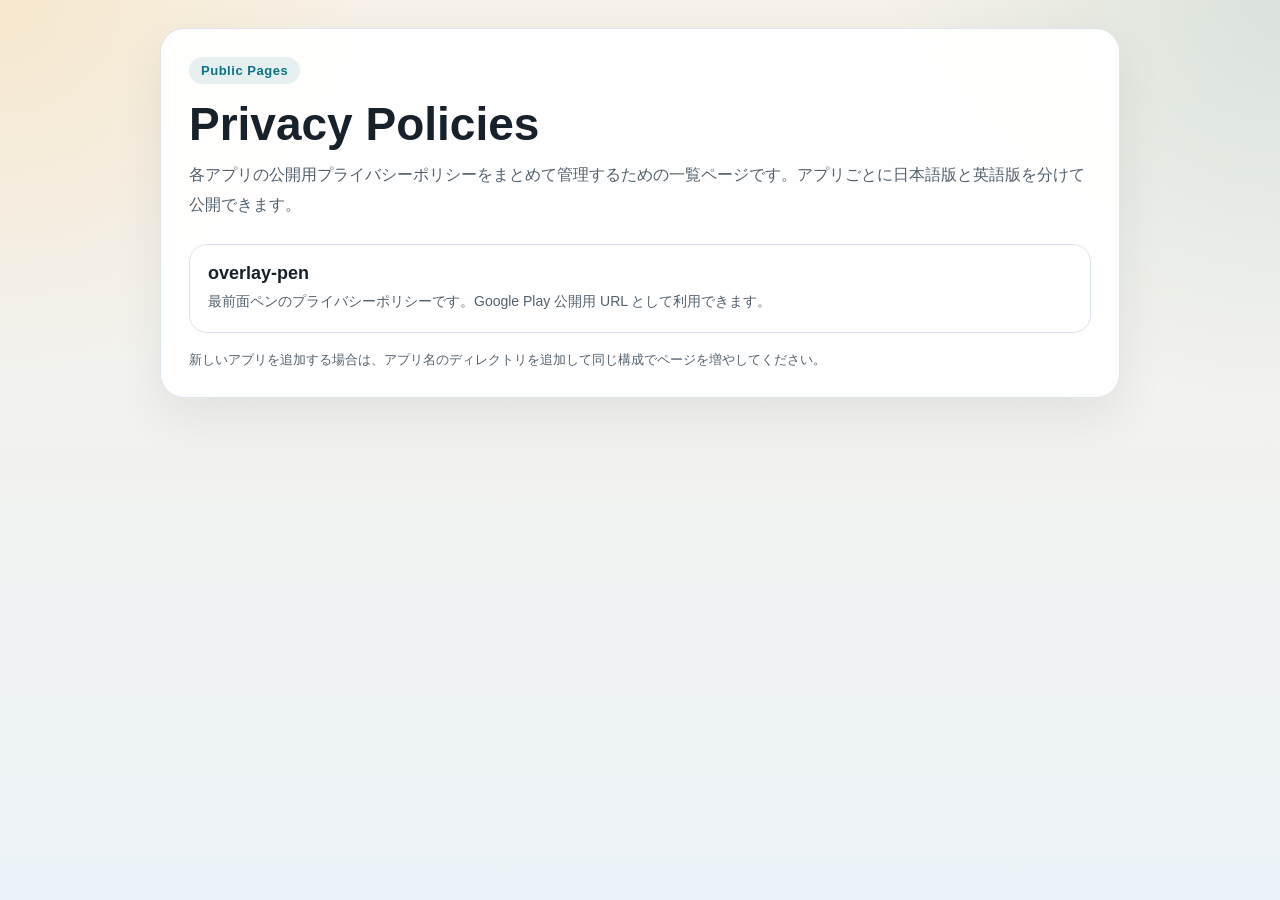
<file: index.html>
<!doctype html>
<html lang="ja">
<head>
  <meta charset="utf-8">
  <meta name="viewport" content="width=device-width, initial-scale=1">
  <title>Privacy Policies</title>
  <meta name="description" content="公開用 Privacy Policy をまとめた一覧ページです。">
  <meta name="theme-color" content="#0b7285">
  <link rel="stylesheet" href="./assets/site.css">
</head>
<body>
  <main>
    <section class="panel">
      <div class="eyebrow">Public Pages</div>
      <h1>Privacy Policies</h1>
      <p class="lead">各アプリの公開用プライバシーポリシーをまとめて管理するための一覧ページです。アプリごとに日本語版と英語版を分けて公開できます。</p>

      <div class="cards">
        <a class="card" href="./overlay-pen/">
          <strong>overlay-pen</strong>
          <span>最前面ペンのプライバシーポリシーです。Google Play 公開用 URL として利用できます。</span>
        </a>
      </div>

      <div class="meta">新しいアプリを追加する場合は、アプリ名のディレクトリを追加して同じ構成でページを増やしてください。</div>
    </section>
  </main>
</body>
</html>
</file>
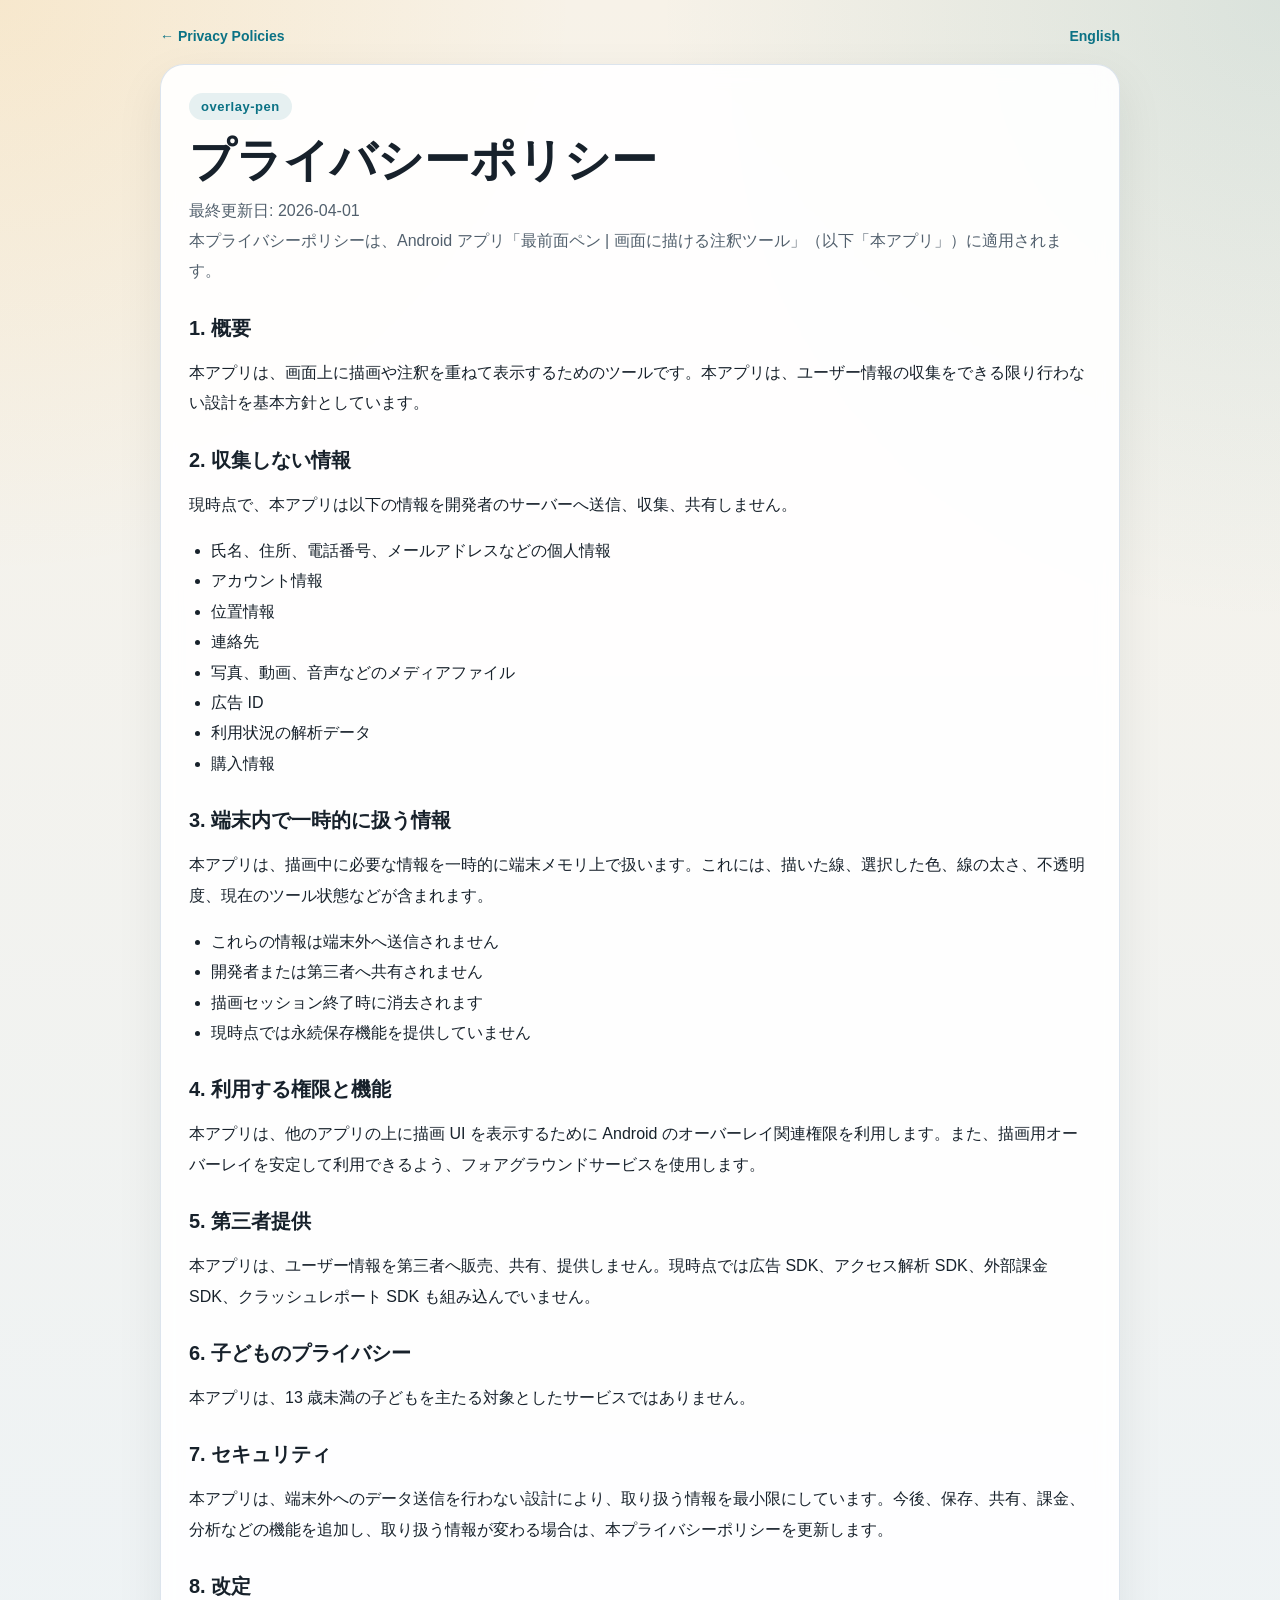
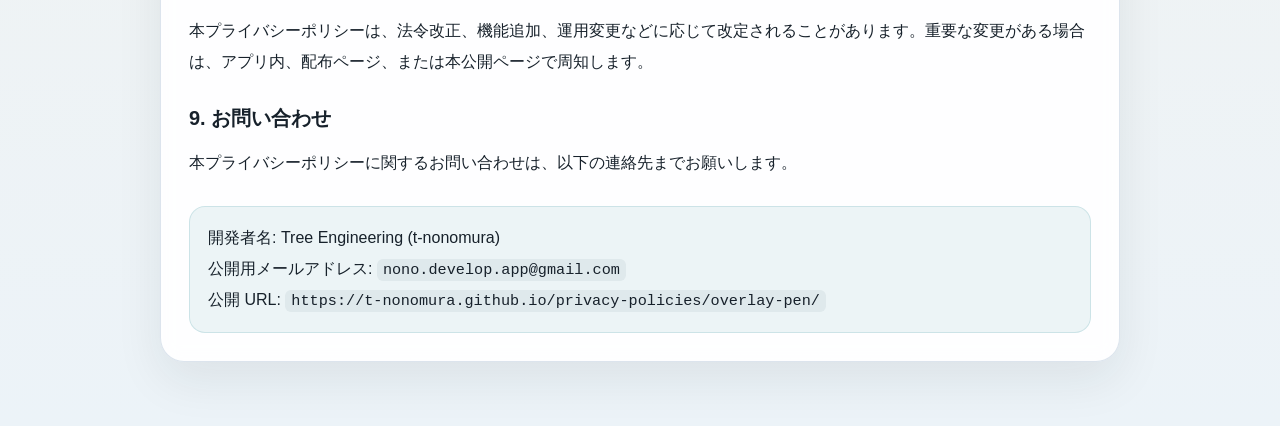
<file: overlay-pen/index.html>
<!doctype html>
<html lang="ja">
<head>
  <meta charset="utf-8">
  <meta name="viewport" content="width=device-width, initial-scale=1">
  <title>プライバシーポリシー | 最前面ペン</title>
  <meta name="description" content="最前面ペンのプライバシーポリシーです。">
  <meta name="theme-color" content="#0b7285">
  <link rel="stylesheet" href="../assets/site.css">
  <link rel="alternate" hreflang="ja" href="./">
  <link rel="alternate" hreflang="en" href="./en/">
</head>
<body>
  <main>
    <div class="topbar">
      <a href="../">← Privacy Policies</a>
      <a href="./en/">English</a>
    </div>

    <section class="panel">
      <div class="eyebrow">overlay-pen</div>
      <h1>プライバシーポリシー</h1>
      <p class="lead">最終更新日: 2026-04-01<br>本プライバシーポリシーは、Android アプリ「最前面ペン | 画面に描ける注釈ツール」（以下「本アプリ」）に適用されます。</p>

      <h2>1. 概要</h2>
      <p>本アプリは、画面上に描画や注釈を重ねて表示するためのツールです。本アプリは、ユーザー情報の収集をできる限り行わない設計を基本方針としています。</p>

      <h2>2. 収集しない情報</h2>
      <p>現時点で、本アプリは以下の情報を開発者のサーバーへ送信、収集、共有しません。</p>
      <ul>
        <li>氏名、住所、電話番号、メールアドレスなどの個人情報</li>
        <li>アカウント情報</li>
        <li>位置情報</li>
        <li>連絡先</li>
        <li>写真、動画、音声などのメディアファイル</li>
        <li>広告 ID</li>
        <li>利用状況の解析データ</li>
        <li>購入情報</li>
      </ul>

      <h2>3. 端末内で一時的に扱う情報</h2>
      <p>本アプリは、描画中に必要な情報を一時的に端末メモリ上で扱います。これには、描いた線、選択した色、線の太さ、不透明度、現在のツール状態などが含まれます。</p>
      <ul>
        <li>これらの情報は端末外へ送信されません</li>
        <li>開発者または第三者へ共有されません</li>
        <li>描画セッション終了時に消去されます</li>
        <li>現時点では永続保存機能を提供していません</li>
      </ul>

      <h2>4. 利用する権限と機能</h2>
      <p>本アプリは、他のアプリの上に描画 UI を表示するために Android のオーバーレイ関連権限を利用します。また、描画用オーバーレイを安定して利用できるよう、フォアグラウンドサービスを使用します。</p>

      <h2>5. 第三者提供</h2>
      <p>本アプリは、ユーザー情報を第三者へ販売、共有、提供しません。現時点では広告 SDK、アクセス解析 SDK、外部課金 SDK、クラッシュレポート SDK も組み込んでいません。</p>

      <h2>6. 子どものプライバシー</h2>
      <p>本アプリは、13 歳未満の子どもを主たる対象としたサービスではありません。</p>

      <h2>7. セキュリティ</h2>
      <p>本アプリは、端末外へのデータ送信を行わない設計により、取り扱う情報を最小限にしています。今後、保存、共有、課金、分析などの機能を追加し、取り扱う情報が変わる場合は、本プライバシーポリシーを更新します。</p>

      <h2>8. 改定</h2>
      <p>本プライバシーポリシーは、法令改正、機能追加、運用変更などに応じて改定されることがあります。重要な変更がある場合は、アプリ内、配布ページ、または本公開ページで周知します。</p>

      <h2>9. お問い合わせ</h2>
      <p>本プライバシーポリシーに関するお問い合わせは、以下の連絡先までお願いします。</p>

      <div class="contact-box">
        <p>開発者名: Tree Engineering (t-nonomura)</p>
        <p>公開用メールアドレス: <code>nono.develop.app@gmail.com</code></p>
        <p>公開 URL: <code>https://t-nonomura.github.io/privacy-policies/overlay-pen/</code></p>
      </div>
    </section>
  </main>
</body>
</html>
</file>
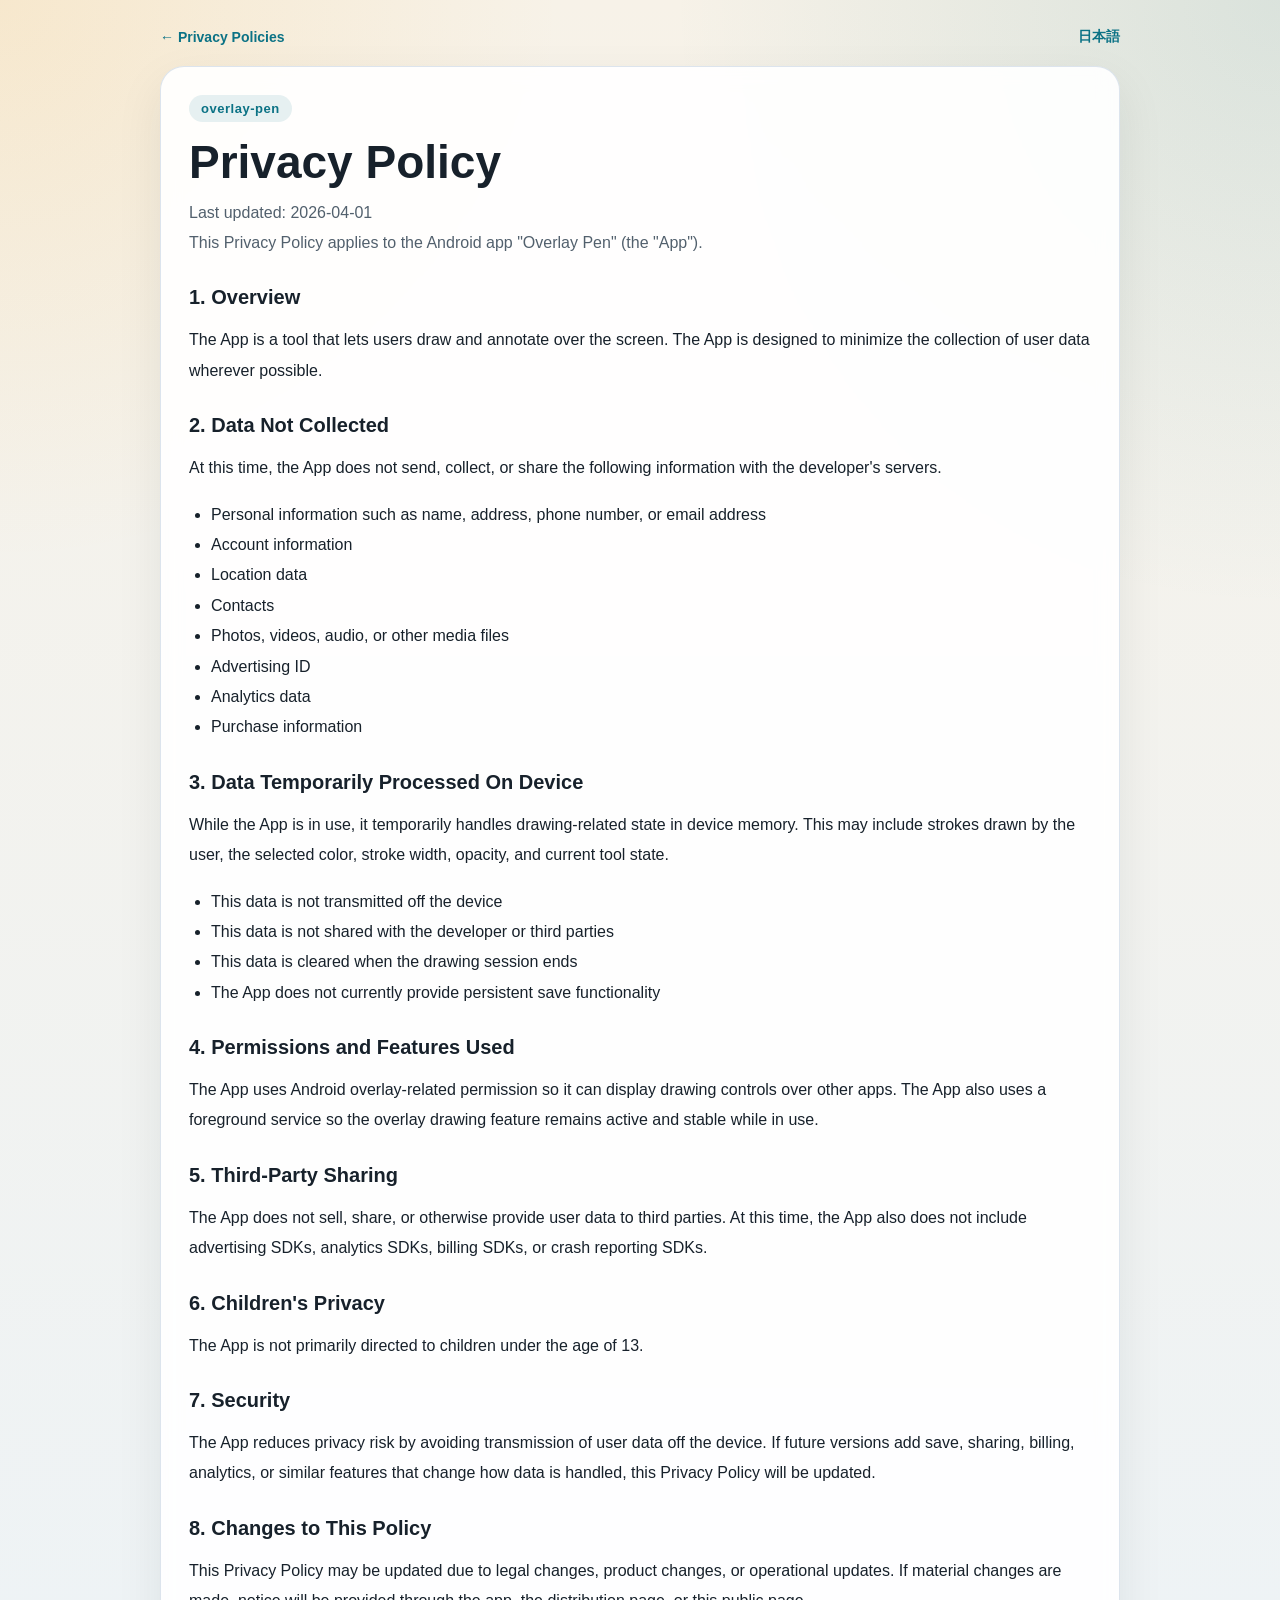
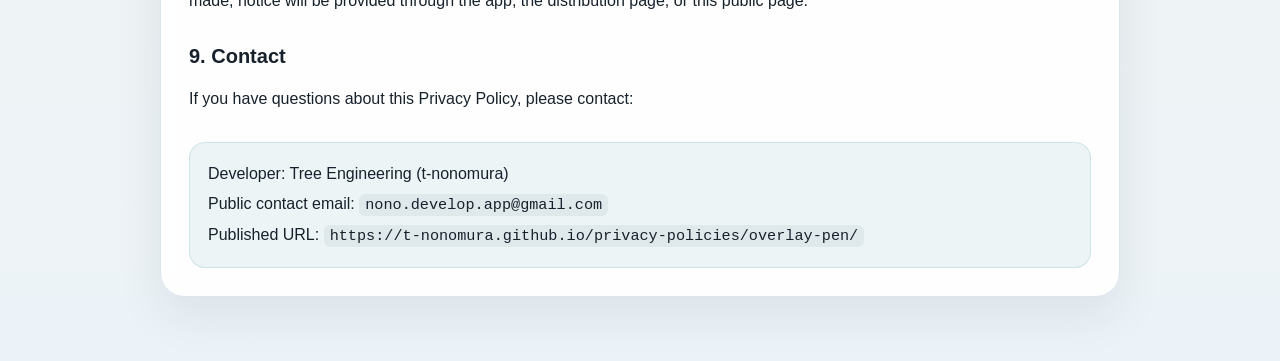
<file: overlay-pen/en/index.html>
<!doctype html>
<html lang="en">
<head>
  <meta charset="utf-8">
  <meta name="viewport" content="width=device-width, initial-scale=1">
  <title>Privacy Policy | Overlay Pen</title>
  <meta name="description" content="Public privacy policy page for Overlay Pen.">
  <meta name="theme-color" content="#0b7285">
  <link rel="stylesheet" href="../../assets/site.css">
  <link rel="alternate" hreflang="ja" href="../">
  <link rel="alternate" hreflang="en" href="./">
</head>
<body>
  <main>
    <div class="topbar">
      <a href="../../">← Privacy Policies</a>
      <a href="../">日本語</a>
    </div>

    <section class="panel">
      <div class="eyebrow">overlay-pen</div>
      <h1>Privacy Policy</h1>
      <p class="lead">Last updated: 2026-04-01<br>This Privacy Policy applies to the Android app "Overlay Pen" (the "App").</p>

      <h2>1. Overview</h2>
      <p>The App is a tool that lets users draw and annotate over the screen. The App is designed to minimize the collection of user data wherever possible.</p>

      <h2>2. Data Not Collected</h2>
      <p>At this time, the App does not send, collect, or share the following information with the developer's servers.</p>
      <ul>
        <li>Personal information such as name, address, phone number, or email address</li>
        <li>Account information</li>
        <li>Location data</li>
        <li>Contacts</li>
        <li>Photos, videos, audio, or other media files</li>
        <li>Advertising ID</li>
        <li>Analytics data</li>
        <li>Purchase information</li>
      </ul>

      <h2>3. Data Temporarily Processed On Device</h2>
      <p>While the App is in use, it temporarily handles drawing-related state in device memory. This may include strokes drawn by the user, the selected color, stroke width, opacity, and current tool state.</p>
      <ul>
        <li>This data is not transmitted off the device</li>
        <li>This data is not shared with the developer or third parties</li>
        <li>This data is cleared when the drawing session ends</li>
        <li>The App does not currently provide persistent save functionality</li>
      </ul>

      <h2>4. Permissions and Features Used</h2>
      <p>The App uses Android overlay-related permission so it can display drawing controls over other apps. The App also uses a foreground service so the overlay drawing feature remains active and stable while in use.</p>

      <h2>5. Third-Party Sharing</h2>
      <p>The App does not sell, share, or otherwise provide user data to third parties. At this time, the App also does not include advertising SDKs, analytics SDKs, billing SDKs, or crash reporting SDKs.</p>

      <h2>6. Children's Privacy</h2>
      <p>The App is not primarily directed to children under the age of 13.</p>

      <h2>7. Security</h2>
      <p>The App reduces privacy risk by avoiding transmission of user data off the device. If future versions add save, sharing, billing, analytics, or similar features that change how data is handled, this Privacy Policy will be updated.</p>

      <h2>8. Changes to This Policy</h2>
      <p>This Privacy Policy may be updated due to legal changes, product changes, or operational updates. If material changes are made, notice will be provided through the app, the distribution page, or this public page.</p>

      <h2>9. Contact</h2>
      <p>If you have questions about this Privacy Policy, please contact:</p>

      <div class="contact-box">
        <p>Developer: Tree Engineering (t-nonomura)</p>
        <p>Public contact email: <code>nono.develop.app@gmail.com</code></p>
        <p>Published URL: <code>https://t-nonomura.github.io/privacy-policies/overlay-pen/</code></p>
      </div>
    </section>
  </main>
</body>
</html>
</file>
<file: assets/site.css>
:root {
  color-scheme: light;
  --bg-top: #f7f2e8;
  --bg-bottom: #ecf3f8;
  --panel: rgba(255, 255, 255, 0.92);
  --text: #17212b;
  --muted: #52606d;
  --line: #d9e2ec;
  --accent: #0b7285;
  --accent-strong: #095c6b;
  --tag-bg: rgba(11, 114, 133, 0.1);
  --shadow: 0 18px 48px rgba(23, 33, 43, 0.08);
}

* {
  box-sizing: border-box;
}

body {
  margin: 0;
  min-height: 100vh;
  color: var(--text);
  font-family: "Segoe UI", "Hiragino Sans", "Yu Gothic UI", sans-serif;
  background:
    radial-gradient(circle at top left, rgba(245, 158, 11, 0.12), transparent 24%),
    radial-gradient(circle at top right, rgba(11, 114, 133, 0.12), transparent 26%),
    linear-gradient(180deg, var(--bg-top) 0%, var(--bg-bottom) 100%);
}

a {
  color: var(--accent);
}

a:hover {
  color: var(--accent-strong);
}

main {
  width: min(960px, calc(100% - 32px));
  margin: 0 auto;
  padding: 28px 0 64px;
}

.topbar {
  display: flex;
  justify-content: space-between;
  align-items: center;
  gap: 12px;
  margin-bottom: 20px;
  color: var(--muted);
  font-size: 14px;
}

.topbar a {
  text-decoration: none;
  font-weight: 600;
}

.panel {
  background: var(--panel);
  border: 1px solid rgba(217, 226, 236, 0.9);
  border-radius: 24px;
  padding: 28px;
  box-shadow: var(--shadow);
  backdrop-filter: blur(10px);
}

.eyebrow {
  display: inline-block;
  padding: 6px 12px;
  border-radius: 999px;
  background: var(--tag-bg);
  color: var(--accent);
  font-size: 13px;
  font-weight: 700;
  letter-spacing: 0.04em;
}

h1 {
  margin: 16px 0 10px;
  font-size: clamp(32px, 4.6vw, 46px);
  line-height: 1.08;
}

h2 {
  margin: 28px 0 10px;
  font-size: 20px;
}

p,
li {
  line-height: 1.9;
}

.lead {
  margin: 0 0 22px;
  color: var(--muted);
}

.cards {
  display: grid;
  grid-template-columns: repeat(auto-fit, minmax(240px, 1fr));
  gap: 14px;
  margin-top: 24px;
}

.card {
  display: block;
  padding: 18px;
  border-radius: 18px;
  border: 1px solid var(--line);
  background: rgba(255, 255, 255, 0.88);
  text-decoration: none;
  color: inherit;
  transition: transform 120ms ease, border-color 120ms ease, box-shadow 120ms ease;
}

.card:hover {
  transform: translateY(-2px);
  border-color: rgba(11, 114, 133, 0.35);
  box-shadow: 0 10px 24px rgba(24, 33, 47, 0.08);
}

.card strong {
  display: block;
  margin-bottom: 6px;
  font-size: 18px;
}

.card span {
  color: var(--muted);
  font-size: 14px;
  line-height: 1.7;
}

ul {
  margin: 10px 0 0;
  padding-left: 22px;
}

code {
  font-family: Consolas, "Courier New", monospace;
  font-size: 0.95em;
  background: rgba(16, 42, 67, 0.06);
  padding: 2px 6px;
  border-radius: 6px;
}

.contact-box,
.note {
  margin-top: 28px;
  padding: 16px 18px;
  border-radius: 16px;
  border: 1px solid rgba(11, 114, 133, 0.14);
  background: rgba(11, 114, 133, 0.07);
}

.contact-box p,
.note p,
.meta {
  margin: 0;
}

.meta {
  margin-top: 18px;
  font-size: 13px;
  color: var(--muted);
}

@media (max-width: 640px) {
  main {
    width: min(100%, calc(100% - 20px));
    padding: 18px 0 36px;
  }

  .panel {
    padding: 20px;
    border-radius: 20px;
  }

  .topbar {
    align-items: flex-start;
    flex-direction: column;
  }
}
</file>
